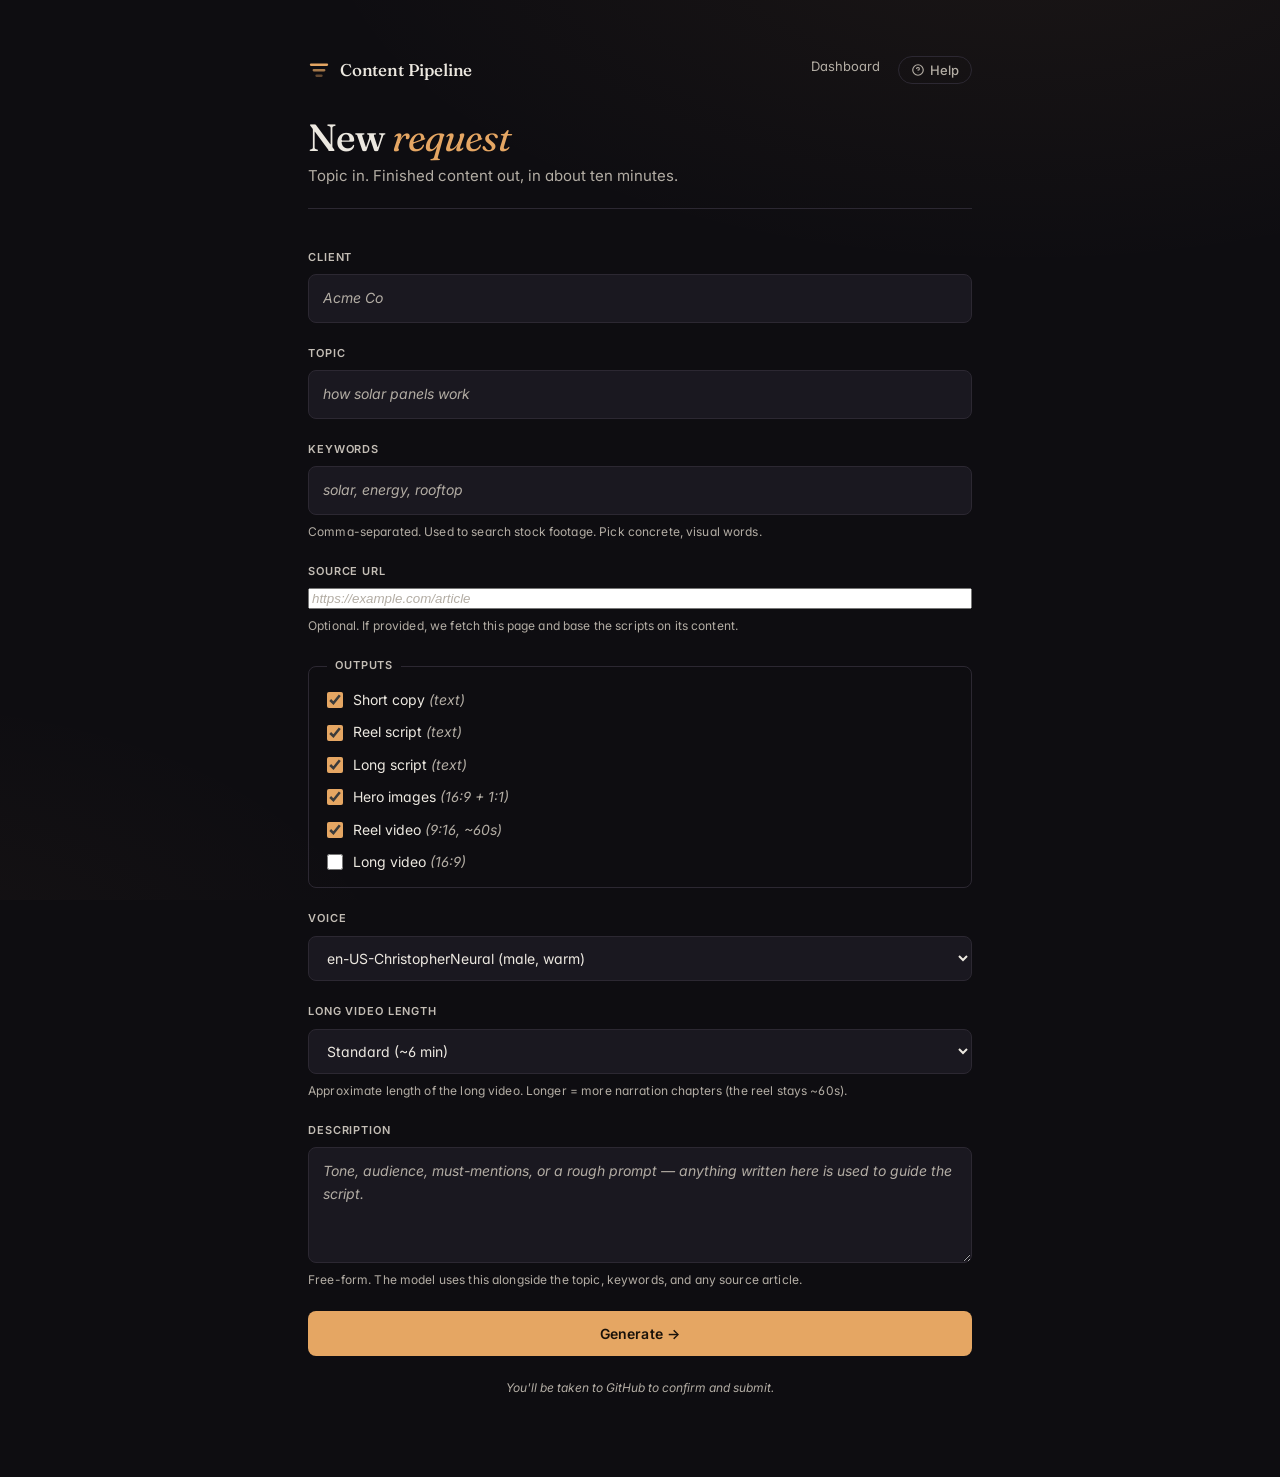
<file: docs/index.html>
<!doctype html>
<html lang="en">
<head>
<meta charset="utf-8">
<meta name="viewport" content="width=device-width,initial-scale=1">
<title>Content Pipeline — New request</title>
<link rel="stylesheet" href="style.css?v=8">
</head>
<body>
<div class="wrap">
  <header class="page-head">
    <div class="brand-row">
      <div class="brand">
        <svg width="22" height="22" viewBox="0 0 24 24" fill="none">
          <rect x="2" y="5" width="20" height="2.5" rx="1.25" fill="currentColor"/>
          <rect x="5" y="11" width="14" height="2.5" rx="1.25" fill="currentColor" opacity="0.7"/>
          <rect x="8" y="17" width="8" height="2.5" rx="1.25" fill="currentColor" opacity="0.4"/>
        </svg>
        Content Pipeline
      </div>
      <nav>
        <a href="dashboard.html">Dashboard</a>
        <button type="button" id="help-btn" class="help-link" aria-haspopup="dialog" aria-controls="help-modal">
          <svg width="14" height="14" viewBox="0 0 24 24" fill="none" stroke="currentColor" stroke-width="2" aria-hidden="true">
            <circle cx="12" cy="12" r="9"/>
            <path d="M9.6 9.4a2.4 2.4 0 0 1 4.7.7c0 1.6-2.3 2.2-2.3 2.2" stroke-linecap="round"/>
            <circle cx="12" cy="16.4" r="0.5" fill="currentColor" stroke="none"/>
          </svg>
          Help
        </button>
      </nav>
    </div>
    <h1>New <em>request</em></h1>
    <p class="sub">Topic in. Finished content out, in about ten minutes.</p>
  </header>

  <main>
    <form id="request-form">
      <label>
        <span>Client</span>
        <input name="client" required placeholder="Acme Co">
      </label>

      <label>
        <span>Topic</span>
        <input name="topic" required placeholder="how solar panels work">
      </label>

      <label>
        <span>Keywords</span>
        <input name="keywords" required placeholder="solar, energy, rooftop">
        <small>Comma-separated. Used to search stock footage. Pick concrete, visual words.</small>
      </label>

      <label>
        <span>Source URL</span>
        <input name="source_url" type="url" placeholder="https://example.com/article">
        <small>Optional. If provided, we fetch this page and base the scripts on its content.</small>
      </label>

      <fieldset>
        <legend>Outputs</legend>
        <label class="check"><input type="checkbox" name="outputs" value="Short copy" checked><span>Short copy <em style="color:var(--muted)">(text)</em></span></label>
        <label class="check"><input type="checkbox" name="outputs" value="Reel script" checked><span>Reel script <em style="color:var(--muted)">(text)</em></span></label>
        <label class="check"><input type="checkbox" name="outputs" value="Long script" checked><span>Long script <em style="color:var(--muted)">(text)</em></span></label>
        <label class="check"><input type="checkbox" name="outputs" value="Hero images" checked><span>Hero images <em style="color:var(--muted)">(16:9 + 1:1)</em></span></label>
        <label class="check"><input type="checkbox" name="outputs" value="Reel video" checked><span>Reel video <em style="color:var(--muted)">(9:16, ~60s)</em></span></label>
        <label class="check"><input type="checkbox" name="outputs" value="Long video"><span>Long video <em style="color:var(--muted)">(16:9)</em></span></label>
      </fieldset>

      <label>
        <span>Voice</span>
        <select name="voice">
          <option>en-US-ChristopherNeural (male, warm)</option>
          <option>en-US-JennyNeural (female, friendly)</option>
          <option>en-US-GuyNeural (male, news)</option>
          <option>en-GB-RyanNeural (male, British)</option>
          <option>en-IN-PrabhatNeural (male, Indian)</option>
          <option>en-IN-NeerjaNeural (female, Indian)</option>
        </select>
      </label>

      <label>
        <span>Long video length</span>
        <select name="length">
          <option>Short (~3 min)</option>
          <option selected>Standard (~6 min)</option>
          <option>Long (~10 min)</option>
          <option>Extra long (~15 min)</option>
        </select>
        <small>Approximate length of the long video. Longer = more narration chapters (the reel stays ~60s).</small>
      </label>

      <label>
        <span>Description</span>
        <textarea name="notes" rows="4" placeholder="Tone, audience, must-mentions, or a rough prompt — anything written here is used to guide the script."></textarea>
        <small>Free-form. The model uses this alongside the topic, keywords, and any source article.</small>
      </label>

      <button type="button" id="generate-btn">Generate &rarr;</button>
      <p class="hint">You'll be taken to GitHub to confirm and submit.</p>
    </form>
  </main>
</div>

<!-- Help modal -->
<div id="help-modal" class="modal-backdrop" hidden>
  <div class="modal" role="dialog" aria-modal="true" aria-labelledby="help-title">
    <div class="modal-head">
      <h2 id="help-title">How to fill this in</h2>
      <button type="button" class="modal-close" id="help-close" aria-label="Close help">&times;</button>
    </div>
    <div class="modal-body">
      <p class="help-intro">A few seconds of detail here makes the generated content much better. Here's what each field is for.</p>
      <dl class="help-list">
        <dt>Client</dt>
        <dd>Who the content is for. Used to label and filter work on the dashboard. <em>e.g. Acme Co</em></dd>

        <dt>Topic</dt>
        <dd>The one subject of the content, in plain words. It becomes the title and the spine of every script, so keep it to a single clear idea. <em>e.g. how solar panels work</em></dd>

        <dt>Keywords</dt>
        <dd>Comma-separated, concrete <strong>visual</strong> words. They're used to search stock footage, so prefer things a camera can show — objects, places, people, actions.
          <span class="good">Good: solar panel, rooftop, sunrise, technician</span>
          <span class="bad">Avoid: efficiency, savings, the future</span></dd>

        <dt>Source URL <span class="opt">optional</span></dt>
        <dd>A link to an article the scripts should be based on. If you add one, we fetch the page and use its main text as the factual source, so the script won't make things up. Leave it blank to let the model write from the topic alone. <em>e.g. https://example.com/solar-guide</em></dd>

        <dt>Outputs</dt>
        <dd>Tick the deliverables you want — any combination. Text pieces are quick; the videos take longer to render.</dd>

        <dt>Voice</dt>
        <dd>The narration voice used for the reel and long video. Each option notes its accent and tone.</dd>

        <dt>Long video length</dt>
        <dd>Roughly how long the long video should run. It sets how many narration chapters the script has (about one minute each), so a longer pick means a longer video. The reel always stays ~60s. <em>Longer videos take more time to render.</em></dd>

        <dt>Description <span class="opt">optional</span></dt>
        <dd>Anything else that should steer the writing: tone, target audience, must-mention points, or a rough draft. It's sent to the model alongside the topic and source article. <em>e.g. casual tone, target homeowners, mention government rebates</em></dd>
      </dl>
    </div>
  </div>
</div>

<script src="app.js?v=9"></script>
</body>
</html>
</file>
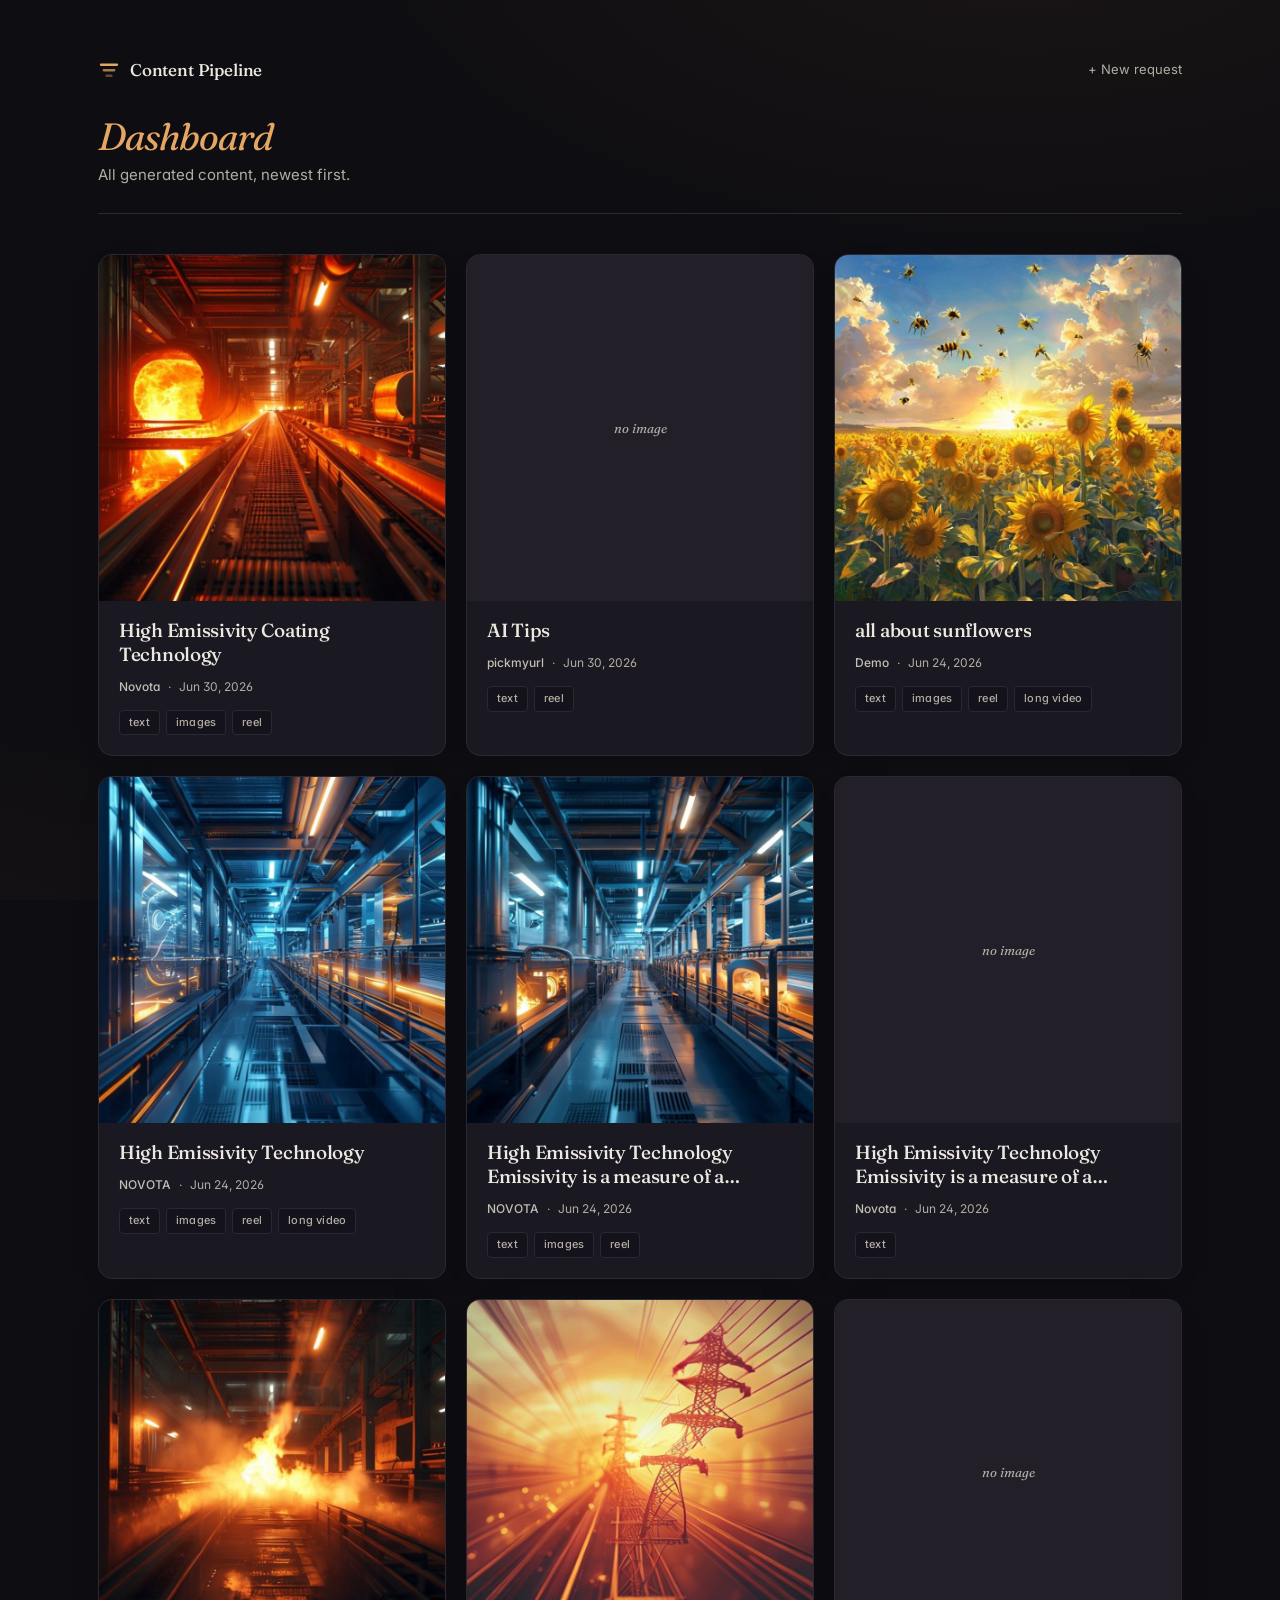
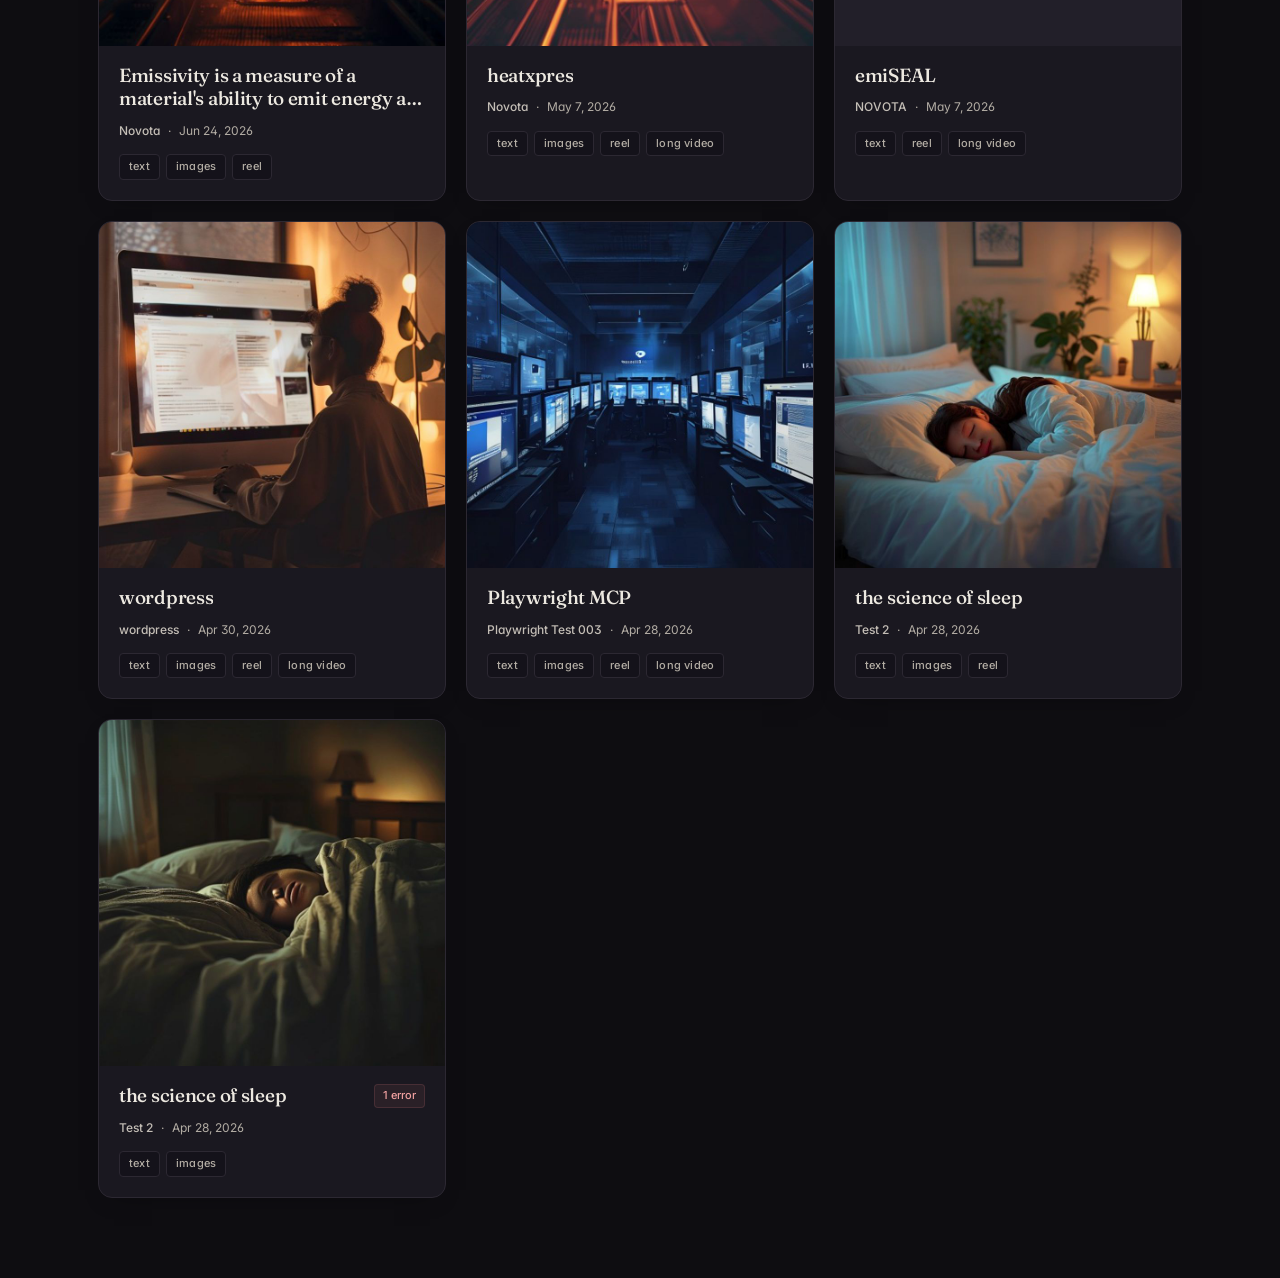
<file: docs/dashboard.html>
<!doctype html>
<html lang="en">
<head>
<meta charset="utf-8">
<meta name="viewport" content="width=device-width,initial-scale=1">
<title>Content Pipeline — Dashboard</title>
<link rel="stylesheet" href="style.css?v=8">
</head>
<body>
<div class="wrap wide">
  <header class="page-head">
    <div class="brand-row">
      <div class="brand">
        <svg width="22" height="22" viewBox="0 0 24 24" fill="none">
          <rect x="2" y="5" width="20" height="2.5" rx="1.25" fill="currentColor"/>
          <rect x="5" y="11" width="14" height="2.5" rx="1.25" fill="currentColor" opacity="0.7"/>
          <rect x="8" y="17" width="8" height="2.5" rx="1.25" fill="currentColor" opacity="0.4"/>
        </svg>
        Content Pipeline
      </div>
      <nav>
        <a href="index.html">+ New request</a>
      </nav>
    </div>
    <h1 id="dash-title"><em>Dashboard</em></h1>
    <p class="sub" id="dash-sub">All generated content, newest first.</p>
    <div id="filter-pill"></div>
  </header>
  <div id="in-progress"></div>
  <main id="entries">
    <p class="empty">Loading…</p>
  </main>
</div>
<script src="app.js?v=9"></script>
</body>
</html>
</file>
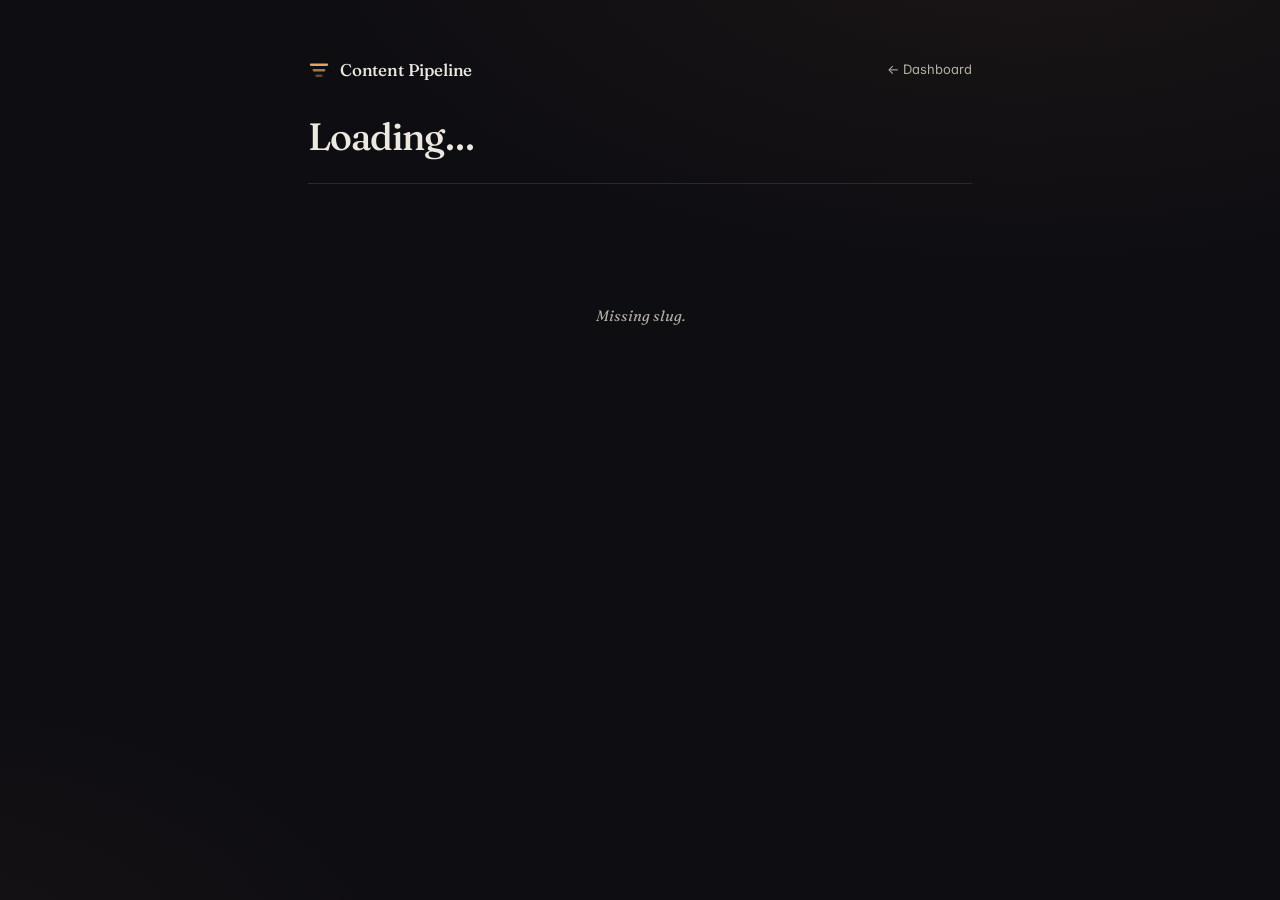
<file: docs/view.html>
<!doctype html>
<html lang="en">
<head>
<meta charset="utf-8">
<meta name="viewport" content="width=device-width,initial-scale=1">
<title>Content Pipeline — View</title>
<link rel="stylesheet" href="style.css?v=8">
</head>
<body>
<div class="wrap">
  <header class="page-head">
    <div class="brand-row">
      <div class="brand">
        <svg width="22" height="22" viewBox="0 0 24 24" fill="none">
          <rect x="2" y="5" width="20" height="2.5" rx="1.25" fill="currentColor"/>
          <rect x="5" y="11" width="14" height="2.5" rx="1.25" fill="currentColor" opacity="0.7"/>
          <rect x="8" y="17" width="8" height="2.5" rx="1.25" fill="currentColor" opacity="0.4"/>
        </svg>
        Content Pipeline
      </div>
      <nav>
        <a href="dashboard.html">&larr; Dashboard</a>
      </nav>
    </div>
    <h1 id="v-topic">Loading…</h1>
    <p class="sub" id="v-meta"></p>
  </header>
  <main id="view"></main>
</div>
<script src="app.js?v=9"></script>
</body>
</html>
</file>
<file: docs/style.css>
/* =============================================================
   Content Pipeline — design system
   Palette: warm near-black + amber accent + serif/sans pairing
   ============================================================= */

@import url('https://fonts.googleapis.com/css2?family=Fraunces:opsz,wght@9..144,400;9..144,500;9..144,600&family=Inter:wght@400;500;600;700&display=swap');

:root {
  --bg: #0e0d11;
  --bg-2: #14121a;
  --panel: #1a1820;
  --panel-2: #221f29;
  --border: #2c2832;
  --border-strong: #3a3540;
  --text: #ece8e0;
  --text-soft: #c4beb6;
  --muted: #b3ada4;
  --muted-dim: #b3ada4;
  --accent: #e5a663;
  --accent-hi: #f4bd7c;
  --accent-soft: rgba(229, 166, 99, 0.12);
  --err: #f0a0a0;
  --err-soft: rgba(232, 128, 128, 0.08);

  --serif: "Fraunces", "Iowan Old Style", Georgia, serif;
  --sans: "Inter", -apple-system, BlinkMacSystemFont, "Segoe UI", system-ui, sans-serif;

  --radius: 14px;
  --radius-sm: 8px;
  --shadow: 0 1px 0 rgba(255,255,255,0.03) inset, 0 8px 24px -16px rgba(0,0,0,0.6);
}

* { box-sizing: border-box; }

html, body {
  background: var(--bg);
  color: var(--text);
}

body {
  margin: 0;
  font-family: var(--sans);
  font-size: 15px;
  line-height: 1.6;
  font-feature-settings: "ss01", "cv11";
  -webkit-font-smoothing: antialiased;
  background:
    radial-gradient(1200px 600px at 80% -10%, rgba(229,166,99,0.06), transparent 60%),
    radial-gradient(900px 500px at -10% 110%, rgba(229,166,99,0.04), transparent 60%),
    var(--bg);
  background-attachment: fixed;
  min-height: 100vh;
}

a { color: var(--accent); text-decoration: none; }
a:hover { color: var(--accent-hi); }

.wrap {
  max-width: 720px;
  margin: 0 auto;
  padding: 56px 28px 80px;
}
.wrap.wide { max-width: 1140px; }

/* ----- brand header ----- */
.brand {
  display: flex;
  align-items: center;
  gap: 10px;
  font-family: var(--serif);
  font-weight: 500;
  font-size: 17px;
  letter-spacing: -0.01em;
  color: var(--text);
}
.brand svg {
  color: var(--accent);
  flex-shrink: 0;
}
.brand em {
  color: var(--muted);
  font-style: italic;
  font-weight: 400;
}

header.page-head {
  margin-bottom: 40px;
  padding-bottom: 20px;
  border-bottom: 1px solid var(--border);
  display: flex;
  flex-direction: column;
  gap: 6px;
}
header.page-head .brand-row {
  display: flex;
  justify-content: space-between;
  align-items: center;
  margin-bottom: 28px;
}
header.page-head .brand-row nav {
  display: flex;
  gap: 18px;
  font-size: 13px;
}
header.page-head .brand-row nav a {
  color: var(--muted);
}
header.page-head .brand-row nav a:hover { color: var(--text); }

header.page-head h1 {
  font-family: var(--serif);
  font-weight: 500;
  font-size: 38px;
  line-height: 1.05;
  letter-spacing: -0.025em;
  margin: 0;
  color: var(--text);
}
header.page-head h1 em {
  font-style: italic;
  color: var(--accent);
  font-weight: 400;
}
header.page-head .sub {
  color: var(--muted);
  margin: 0;
  font-size: 15px;
}
header.page-head .filter-pill {
  display: inline-flex;
  align-items: center;
  gap: 6px;
  margin-top: 8px;
  padding: 4px 12px;
  font-size: 12px;
  background: var(--accent-soft);
  color: var(--accent);
  border-radius: 999px;
  width: fit-content;
}
header.page-head .filter-pill a {
  color: var(--muted);
  font-size: 11px;
}

/* ----- form ----- */
form {
  display: flex;
  flex-direction: column;
  gap: 22px;
}

label {
  display: flex;
  flex-direction: column;
  gap: 8px;
  font-size: 13px;
  letter-spacing: 0.01em;
}
label > span {
  font-weight: 600;
  color: var(--text-soft);
  text-transform: uppercase;
  font-size: 11px;
  letter-spacing: 0.08em;
}
label small { color: var(--muted); font-size: 12px; line-height: 1.5; }

input[type=text], input:not([type]), select, textarea {
  background: var(--panel);
  color: var(--text);
  border: 1px solid var(--border);
  border-radius: var(--radius-sm);
  padding: 12px 14px;
  font: inherit;
  font-size: 14px;
  transition: border-color .15s, background .15s;
}
input::placeholder, textarea::placeholder { color: var(--muted-dim); font-style: italic; }
input:focus, select:focus, textarea:focus {
  outline: none;
  border-color: var(--accent);
  background: var(--panel-2);
}

fieldset {
  border: 1px solid var(--border);
  border-radius: var(--radius-sm);
  padding: 14px 18px;
  display: flex;
  flex-direction: column;
  gap: 10px;
  margin: 0;
}
fieldset legend {
  padding: 0 8px;
  color: var(--text-soft);
  font-size: 11px;
  text-transform: uppercase;
  letter-spacing: 0.08em;
  font-weight: 600;
}
.check {
  flex-direction: row;
  align-items: center;
  gap: 10px;
  cursor: pointer;
  text-transform: none;
}
.check span { text-transform: none; font-weight: 400; color: var(--text); font-size: 14px; letter-spacing: 0; }
.check input { margin: 0; accent-color: var(--accent); width: 16px; height: 16px; }

button {
  background: var(--accent);
  color: #1a120a;
  border: 0;
  padding: 14px 18px;
  border-radius: var(--radius-sm);
  font-family: var(--sans);
  font-size: 14px;
  font-weight: 600;
  letter-spacing: 0.01em;
  cursor: pointer;
  transition: background .15s, transform .05s;
}
button:hover { background: var(--accent-hi); }
button:active { transform: translateY(1px); }

.hint { color: var(--muted); font-size: 12px; margin: 0; text-align: center; font-style: italic; }

main { margin-top: 8px; }

/* ----- dashboard cards ----- */
.grid {
  display: grid;
  grid-template-columns: repeat(auto-fill, minmax(290px, 1fr));
  gap: 20px;
}

.card {
  display: flex;
  flex-direction: column;
  background: var(--panel);
  border: 1px solid var(--border);
  border-radius: var(--radius);
  overflow: hidden;
  text-decoration: none;
  color: inherit;
  box-shadow: var(--shadow);
  transition: border-color .2s, transform .2s, box-shadow .2s;
}
.card:hover {
  border-color: var(--border-strong);
  transform: translateY(-3px);
  box-shadow: 0 1px 0 rgba(255,255,255,0.05) inset, 0 16px 36px -20px rgba(0,0,0,0.7);
}

.thumb {
  width: 100%;
  aspect-ratio: 1 / 1;
  object-fit: cover;
  display: block;
  background: var(--panel-2);
}
.thumb-empty {
  display: flex; align-items: center; justify-content: center;
  color: var(--muted-dim);
  font-size: 13px;
  font-family: var(--serif);
  font-style: italic;
}

.card-body {
  padding: 18px 20px 20px;
  display: flex;
  flex-direction: column;
  gap: 10px;
}
.card-head {
  display: flex; justify-content: space-between; align-items: flex-start; gap: 10px;
}
.card-head h2 {
  margin: 0;
  font-family: var(--serif);
  font-size: 19px;
  font-weight: 500;
  line-height: 1.25;
  letter-spacing: -0.015em;
  color: var(--text);
  overflow: hidden;
  display: -webkit-box;
  -webkit-line-clamp: 2;
  -webkit-box-orient: vertical;
}

.card-meta {
  color: var(--muted);
  font-size: 12px;
  display: flex;
  gap: 8px;
  flex-wrap: wrap;
}
.card-meta .client {
  color: var(--text-soft);
  font-weight: 500;
}
.card-meta .dot { color: var(--muted-dim); }

.card-tags { display: flex; flex-wrap: wrap; gap: 6px; margin-top: 4px; }
.tag {
  background: var(--bg-2);
  border: 1px solid var(--border);
  color: var(--muted);
  border-radius: 4px;
  padding: 3px 9px;
  font-size: 11px;
  font-weight: 500;
  letter-spacing: 0.02em;
  text-transform: lowercase;
}
.badge {
  font-size: 11px;
  padding: 2px 8px;
  border-radius: 4px;
  font-weight: 500;
  flex-shrink: 0;
  white-space: nowrap;
}
.badge-err { background: var(--err-soft); color: var(--err); border: 1px solid rgba(232,128,128,0.15); }

.empty {
  color: var(--muted);
  text-align: center;
  padding: 80px 20px;
  font-family: var(--serif);
  font-style: italic;
  font-size: 15px;
}

/* ----- view (detail) page ----- */
.vsec {
  background: var(--panel);
  border: 1px solid var(--border);
  border-radius: var(--radius);
  padding: 26px 28px;
  margin-bottom: 18px;
  box-shadow: var(--shadow);
}
.vsec h2 {
  margin: 0 0 18px;
  font-family: var(--sans);
  font-size: 11px;
  font-weight: 600;
  text-transform: uppercase;
  letter-spacing: 0.12em;
  color: var(--muted);
}

.vplayer { display: flex; flex-direction: column; gap: 10px; }
.vplayer video {
  width: 100%;
  max-height: 70vh;
  background: #000;
  border-radius: var(--radius-sm);
  display: block;
}
.vplayer-foot {
  display: flex; justify-content: space-between; align-items: center;
  font-size: 13px; color: var(--muted);
}

.vimages {
  display: grid;
  grid-template-columns: repeat(auto-fit, minmax(260px, 1fr));
  gap: 16px;
}
.vimages figure { margin: 0; }
.vimages img {
  width: 100%;
  display: block;
  border-radius: var(--radius-sm);
  background: var(--panel-2);
  border: 1px solid var(--border);
}
.vimages figcaption {
  display: flex;
  justify-content: space-between;
  align-items: center;
  font-size: 12px;
  color: var(--muted);
  margin-top: 8px;
  text-transform: lowercase;
  letter-spacing: 0.02em;
}

.vtext { margin-bottom: 14px; }
.vtext:last-child { margin-bottom: 0; }
.vtext-head {
  display: flex;
  justify-content: space-between;
  align-items: center;
  margin-bottom: 8px;
  font-size: 11px;
  color: var(--muted);
  text-transform: uppercase;
  letter-spacing: 0.1em;
  font-weight: 600;
}
.vtext-actions { display: flex; gap: 6px; }
.vtext pre {
  background: var(--bg-2);
  border: 1px solid var(--border);
  border-radius: var(--radius-sm);
  padding: 18px 20px;
  margin: 0;
  white-space: pre-wrap;
  word-wrap: break-word;
  font-family: var(--serif);
  font-weight: 400;
  font-size: 16px;
  line-height: 1.65;
  color: var(--text-soft);
}
.errblock {
  color: var(--err);
  background: var(--err-soft);
  border: 1px solid rgba(232,128,128,0.2);
  border-radius: var(--radius-sm);
  padding: 14px 16px;
  margin: 0;
  font-size: 13px;
  font-family: ui-monospace, "SF Mono", Menlo, monospace;
  white-space: pre-wrap;
}

.btn {
  background: transparent;
  color: var(--accent);
  border: 1px solid var(--border-strong);
  border-radius: 6px;
  padding: 6px 12px;
  font-family: var(--sans);
  font-size: 12px;
  font-weight: 500;
  text-decoration: none;
  cursor: pointer;
  letter-spacing: 0.02em;
  transition: border-color .15s, background .15s;
}
.btn:hover { border-color: var(--accent); background: var(--accent-soft); color: var(--accent-hi); }
.btn-sm { padding: 4px 10px; font-size: 11px; }

/* ----- help button (nav) ----- */
.help-link {
  display: inline-flex;
  align-items: center;
  gap: 5px;
  background: transparent;
  color: var(--muted);
  border: 1px solid var(--border);
  border-radius: 999px;
  padding: 5px 12px;
  font-family: var(--sans);
  font-size: 13px;
  font-weight: 500;
  letter-spacing: 0;
  cursor: pointer;
  transition: border-color .15s, background .15s, color .15s;
}
.help-link svg { flex-shrink: 0; }
.help-link:hover { background: var(--accent-soft); border-color: var(--accent); color: var(--accent); }

/* ----- modal ----- */
.modal-backdrop {
  position: fixed;
  inset: 0;
  z-index: 100;
  display: flex;
  align-items: center;
  justify-content: center;
  padding: 24px;
  background: rgba(8, 7, 10, 0.66);
  backdrop-filter: blur(3px);
  animation: modal-fade .15s ease-out;
}
.modal-backdrop[hidden] { display: none; }
body.modal-open { overflow: hidden; }

.modal {
  display: flex;
  flex-direction: column;
  width: 100%;
  max-width: 560px;
  max-height: 85vh;
  background: var(--panel);
  border: 1px solid var(--border-strong);
  border-radius: var(--radius);
  box-shadow: 0 1px 0 rgba(255,255,255,0.04) inset, 0 24px 60px -24px rgba(0,0,0,0.8);
  animation: modal-rise .18s ease-out;
}
@keyframes modal-fade { from { opacity: 0; } to { opacity: 1; } }
@keyframes modal-rise { from { opacity: 0; transform: translateY(8px); } to { opacity: 1; transform: none; } }

.modal-head {
  display: flex;
  align-items: center;
  justify-content: space-between;
  gap: 16px;
  padding: 20px 24px;
  border-bottom: 1px solid var(--border);
}
.modal-head h2 {
  margin: 0;
  font-family: var(--serif);
  font-weight: 500;
  font-size: 22px;
  letter-spacing: -0.02em;
  color: var(--text);
}
.modal-close {
  width: auto;
  background: transparent;
  color: var(--muted);
  border: 0;
  border-radius: var(--radius-sm);
  padding: 2px 9px;
  font-size: 26px;
  line-height: 1;
  cursor: pointer;
}
.modal-close:hover { background: var(--panel-2); color: var(--text); }
.modal-close:focus-visible { outline: 2px solid var(--accent); outline-offset: 2px; }

.modal-body { padding: 18px 24px 24px; overflow-y: auto; }
.help-intro { margin: 0 0 4px; color: var(--muted); font-size: 13.5px; line-height: 1.6; }

.help-list { margin: 0; }
.help-list dt {
  margin-top: 18px;
  font-weight: 600;
  font-size: 14px;
  color: var(--text);
  letter-spacing: 0.01em;
}
.help-list dd {
  margin: 6px 0 0;
  color: var(--text-soft);
  font-size: 13.5px;
  line-height: 1.6;
}
.help-list dd em { color: var(--muted); font-style: italic; }
.help-list dd strong { color: var(--text); font-weight: 600; }
.help-list .good, .help-list .bad { display: block; margin-top: 4px; font-size: 12.5px; }
.help-list .good { color: #9fd0a0; }
.help-list .bad { color: var(--err); }
.help-list .opt {
  margin-left: 6px;
  padding: 1px 7px;
  font-size: 10px;
  font-weight: 500;
  text-transform: uppercase;
  letter-spacing: 0.08em;
  color: var(--muted);
  border: 1px solid var(--border);
  border-radius: 999px;
  vertical-align: middle;
}

/* ----- in-progress / skeleton cards ----- */
.badge-proc {
  background: var(--accent-soft);
  color: var(--accent);
  border: 1px solid rgba(229, 166, 99, 0.25);
}
.card-skeleton { cursor: progress; }
.card-failed { border-color: rgba(232, 128, 128, 0.3); }

.thumb-skeleton { position: relative; overflow: hidden; background: var(--panel-2); }
.thumb-skeleton .shimmer,
.sk-lines span {
  display: block;
  background: linear-gradient(90deg, var(--panel-2) 25%, var(--border) 37%, var(--panel-2) 63%);
  background-size: 400% 100%;
  animation: skeleton-shimmer 1.4s ease infinite;
}
.thumb-skeleton .shimmer { position: absolute; inset: 0; }

.sk-lines { display: flex; flex-direction: column; gap: 8px; margin-top: 4px; }
.sk-lines span { height: 10px; border-radius: 4px; }
.sk-lines span:first-child { width: 80%; }
.sk-lines span:last-child { width: 55%; }

@keyframes skeleton-shimmer {
  0% { background-position: 100% 50%; }
  100% { background-position: 0 50%; }
}
@media (prefers-reduced-motion: reduce) {
  .thumb-skeleton .shimmer, .sk-lines span { animation: none; }
}
</file>
